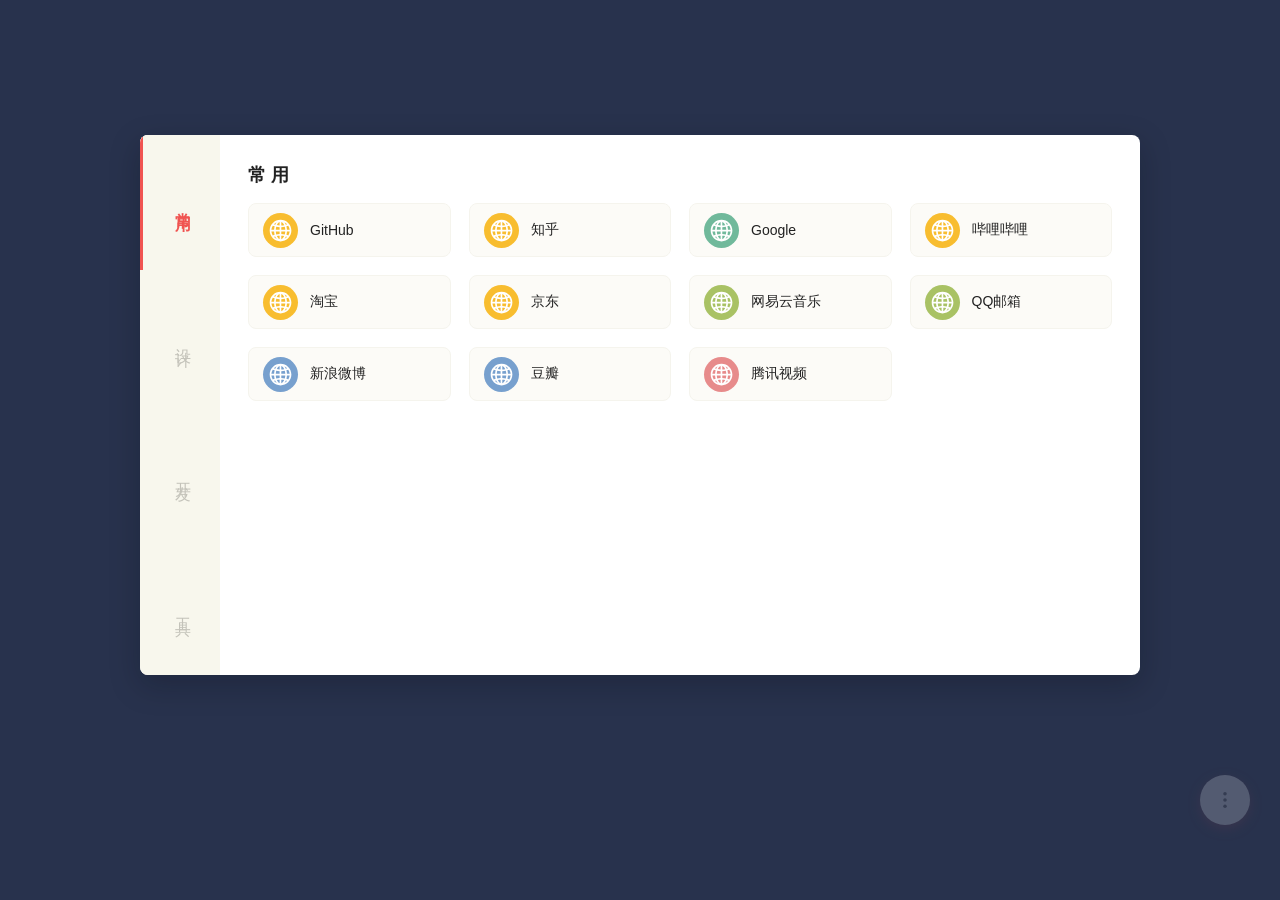
<file: public/index.html>
<!doctype html>
<html lang="zh-CN">

<head>
  <meta charset="utf-8" />
  <meta name="viewport" content="width=device-width,initial-scale=1" />
  <title>简泊导航</title>
  <link rel="stylesheet" href="style.css">
</head>

<body>
  <div id="save-reminder" class="float-banner hidden">
    <span>数据已修改，请下载以免丢失。</span>
    <div>
      <button id="btn-download" class="btn primary">下 载</button>
      <button id="btn-close-reminder" class="btn">✕</button>
    </div>
  </div>

  <div id="edit-banner" class="float-banner edit-banner hidden">
    <span>编辑模式下，可点击卡片进行修改。</span>
    <button id="btn-exit-edit" class="btn">退出编辑</button>
  </div>

  <div class="shell">
    <nav class="nav"></nav>
    <main class="content">
      <div class="content-header" id="content-title"></div>
      <div class="grid" id="grid"></div>
    </main>
  </div>

  <div class="settings-container">
    <div class="settings-btn" id="settings-btn">
      <img src="settings.svg" alt="Settings">
    </div>
    <ul class="settings-menu hidden" id="settings-menu">
      <li id="menu-cat-mgr">分类管理</li>
      <li id="menu-add-site">添加网站</li>
      <li id="menu-edit-site">编辑网站</li>
      <li id="menu-about">关于本站</li>
    </ul>
  </div>

  <div id="modal-overlay" class="modal-overlay hidden">
    <div id="modal-cat" class="modal hidden">
      <h3>分类管理</h3>
      <ul class="cat-list" id="cat-list"></ul>
      <div class="form-group row">
        <input type="text" id="new-cat-name" placeholder="新分类名称">
        <button id="btn-add-cat" class="btn primary">新 增</button>
      </div>
      <div class="modal-actions">
        <button id="btn-clear-all" class="btn danger">清空数据</button>
        <button class="btn close-modal">关 闭</button>
      </div>
    </div>

    <div id="modal-site" class="modal hidden">
      <h3 id="site-modal-title">添加网站</h3>
      <input type="hidden" id="site-edit-old-cat">
      <input type="hidden" id="site-edit-idx">

      <div class="form-group">
        <label>分类</label>
        <select id="site-cat"></select>
      </div>
      <div class="form-group">
        <label>名称</label>
        <input type="text" id="site-name" placeholder="网站名称">
      </div>
      <div class="form-group">
        <label>网址 (URL)</label>
        <input type="text" id="site-url" placeholder="https://...">
      </div>
      <div class="form-group">
        <label>图标 (可选)</label>
        <input type="text" id="site-icon" placeholder="图标网址或留空">
      </div>

      <div class="modal-actions">
        <button id="btn-delete-site" class="btn danger hidden">删除网站</button>
        <div class="action-right">
          <button class="btn close-modal">取 消</button>
          <button id="btn-save-site" class="btn primary">保 存</button>
        </div>
      </div>
    </div>

    <div id="modal-confirm" class="modal hidden">
      <h3>操作确认</h3>
      <p id="confirm-msg">确定要执行此操作吗？</p>
      <div class="confirm-actions">
        <button id="btn-confirm-cancel" class="btn">取 消</button>
        <button id="btn-confirm-ok" class="btn primary">确 定</button>
      </div>
    </div>

    <div id="modal-about" class="modal hidden">
      <h1>简泊导航</h1>
      <p class="about-desc">
        简约可定制的个人导航中心，专为极致简洁爱好者设计。
      </p>
      <div class="about-links">
        <a href="https://github.com/iibob/nav-hub" target="_blank">Github</a>
        <span>|</span>
        <a href="https://github.com/iibob/nav-hub" target="_blank">帮助</a>
        <span>|</span>
        <a href="https://github.com/iibob/nav-hub/issues?q=sort%3Aupdated-desc+is%3Aissue+is%3Aopen" target="_blank">反馈</a>
        <span>|</span>
        <span>v2.0</span>
      </div>
      <div class="modal-actions">
        <button class="btn close-modal">关 闭</button>
      </div>
    </div>
  </div>

  <script src="main.js"></script>
</body>

</html>
</file>
<file: public/style.css>
:root {
  --page-bg: #28324D;
  --content-height: 60vh;
  --content-bg: #FFFFFF;
  --nav-bg: #F8F7ED;
  --nav-text: #C4C3BA;
  --nav-hover-bg: #F3F2E2;
  --nav-hover-text: #28324D;
  --accent: #F05451;
  --tile-bg: #fcfbf7;
  --icon-bg: #e78b8b, #f8bd2f, #a9c264, #70b99b, #77a0ce, #cf8dca;
}

html,
body {
  height: 100%;
}

body {
  margin: 0;
  min-height: 100vh;
  background: var(--page-bg);
  font-family: -apple-system, BlinkMacSystemFont, "Segoe UI", Roboto, "Helvetica Neue", Arial;
  -webkit-font-smoothing: antialiased;
  -moz-osx-font-smoothing: grayscale;
  display: flex;
  align-items: center;
  justify-content: center;
  padding: 40px 20px;
  color: #222;
  box-sizing: border-box;
  transform: translateY(-5%);
}

.shell {
  width: 1000px;
  max-width: 95vw;
  min-height: var(--content-height);
  background: var(--content-bg);
  box-shadow: 0 10px 30px rgba(8, 12, 20, 0.25);
  overflow: hidden;
  display: flex;
  border-radius: 8px;
}

.nav {
  width: 80px;
  background: var(--nav-bg);
  display: flex;
  flex-direction: column;
  position: relative;
}

.nav-item {
  flex: 1;
  display: flex;
  align-items: center;
  justify-content: center;
  padding: 18px 20px 18px 24px;
  box-sizing: border-box;
  font-size: 16px;
  color: var(--nav-text);
  cursor: pointer;
  position: relative;
  user-select: none;
  writing-mode: vertical-lr;
  transition: background 160ms ease, color 160ms ease;
}

.nav-item:not(.active):hover {
  background: var(--nav-hover-bg);
  color: var(--nav-hover-text);
}

.nav-item.active {
  color: var(--accent);
  background: var(--nav-bg);
  font-weight: 600;
}

.nav-item.active::before {
  content: "";
  position: absolute;
  left: 0;
  top: 0;
  bottom: 0;
  width: 3px;
  background: var(--accent);
}

.content {
  flex: 1;
  padding: 28px 28px 36px 28px;
  box-sizing: border-box;
  display: flex;
  flex-direction: column;
  gap: 10px;
  overflow-y: auto;
  max-height: var(--content-height);
  scrollbar-width: none;
  -ms-overflow-style: none;
}

.content::-webkit-scrollbar {
  width: 0;
}

.content-header {
  font-size: 18px;
  color: #222;
  font-weight: 700;
  letter-spacing: 5px;
}

.grid {
  display: grid;
  gap: 18px;
  grid-template-columns: repeat(4, 1fr);
  grid-auto-rows: 54px;
  align-items: stretch;
  margin-top: 6px;
}

.tile {
  background: var(--tile-bg);
  border-radius: 8px;
  border: 1px solid #f5f4ed;
  display: flex;
  align-items: center;
  gap: 12px;
  padding: 10px 14px;
  box-sizing: border-box;
  transition: transform 180ms ease, box-shadow 180ms ease, border 180ms ease;
  cursor: pointer;
  user-select: none;
  min-width: 0;
  text-decoration: none;
}

.tile.dragging {
  opacity: 0.4;
}

.tile .icon {
  width: 35px;
  height: 35px;
  flex: 0 0 35px;
  border-radius: 50%;
  display: inline-flex;
  align-items: center;
  justify-content: center;
  overflow: hidden;
}

.tile .icon img {
  width: 100%;
  height: 100%;
  object-fit: cover;
  display: block;
}

.tile .title {
  font-size: 14px;
  color: #222;
  white-space: nowrap;
  overflow: hidden;
  text-overflow: ellipsis;
  flex: 1;
  min-width: 0;
}

.tile:hover {
  transform: translateY(-4px);
  box-shadow: 0 10px 10px rgba(24, 31, 50, 0.1);
}

.edit-mode-tile {
  border: 1px dashed var(--accent) !important;
  animation: wiggle 2s linear infinite;
}

@keyframes wiggle {

  0%,
  100% {
    transform: rotate(0deg);
  }

  25% {
    transform: rotate(-1deg);
  }

  75% {
    transform: rotate(1deg);
  }
}

.edit-mode-tile:hover {
  background: #feebeb;
  transform: scale(1.02);
}

.settings-container {
  position: fixed;
  bottom: 30px;
  right: 30px;
  z-index: 100;
}

.settings-btn {
  width: 50px;
  height: 50px;
  border-radius: 50%;
  background: #FFFFFF;
  display: flex;
  align-items: center;
  justify-content: center;
  cursor: pointer;
  opacity: 0.2;
  box-shadow: 0 4px 12px rgba(240, 84, 81, 0.4);
  transition: transform 0.2s;
}

.settings-btn img {
  width: 24px;
  height: 24px;
}

.settings-btn:hover {
  opacity: 1;
  transform: scale(1.1);
  background: var(--accent);
}

.settings-btn:hover img {
  filter: brightness(0) invert(1);
}

.settings-menu {
  position: absolute;
  bottom: 60px;
  right: 0;
  background: #fff;
  list-style: none;
  padding: 10px 0;
  margin: 0;
  border-radius: 8px;
  box-shadow: 0 5px 15px rgba(0, 0, 0, 0.2);
  width: 100px;
  transform-origin: bottom right;
}

.settings-menu li {
  padding: 10px 20px;
  font-size: 14px;
  cursor: pointer;
  transition: background 0.2s;
  color: #333;
}

.settings-menu li:hover {
  background: #f0f0f0;
  color: var(--accent);
}

.float-banner {
  position: fixed;
  top: 20px;
  left: 50%;
  transform: translateX(-50%);
  background: #fff;
  padding: 12px 24px;
  border-radius: 30px;
  box-shadow: 0 4px 15px rgba(0, 0, 0, 0.2);
  display: flex;
  align-items: center;
  gap: 15px;
  z-index: 200;
  font-size: 14px;
  color: #333;
  font-weight: bold;
  top: auto !important;
}

.edit-banner {
  background: var(--accent);
  color: white;
}

.modal-overlay {
  position: fixed;
  top: 0;
  left: 0;
  right: 0;
  bottom: 0;
  background: rgba(0, 0, 0, 0.5);
  display: flex;
  align-items: center;
  justify-content: center;
  z-index: 1000;
  backdrop-filter: blur(3px);
}

.modal {
  background: #fff;
  padding: 30px;
  border-radius: 12px;
  width: 400px;
  max-width: 90vw;
  box-shadow: 0 10px 40px rgba(0, 0, 0, 0.3);
}

.modal h1,
.modal h3 {
  margin-top: 0;
  margin-bottom: 20px;
  color: var(--page-bg);
}

.form-group {
  margin-bottom: 15px;
}

.form-group label {
  display: block;
  font-size: 13px;
  color: #666;
  margin-bottom: 5px;
}

.form-group input,
.form-group select {
  width: 100%;
  padding: 10px;
  border: 1px solid #ccc;
  border-radius: 6px;
  box-sizing: border-box;
  font-size: 14px;
}

.form-group.row {
  display: flex;
  gap: 10px;
}

.modal-actions {
  margin-top: 30px;
  width: 100%;
  display: flex;
  gap: 12px;
}

.modal-actions>div {
  display: flex;
  gap: 15px;
}

.action-right {
  margin-left: auto;
}

.btn {
  padding: 8px 16px;
  border: none;
  border-radius: 6px;
  min-width: 80px;
  cursor: pointer;
  font-size: 14px;
  font-weight: bold;
  transition: background 0.2s;
  background: #eee;
  color: #333;
}

.btn:hover {
  background: #ddd;
}

.btn.primary {
  background: var(--accent);
  color: #fff;
}

.btn.primary:hover {
  background: #d94240;
}

.btn.danger {
  background: #fff;
  color: var(--accent);
  border: 1px solid var(--accent);
}

.btn.danger:hover {
  background: var(--accent);
  color: #fff;
}

#btn-clear-all {
  width: 50%;
  padding: 12px;
}

#modal-cat .close-modal {
  width: 50%;
}

.cat-list {
  list-style: none;
  padding: 0;
  margin: 0 0 20px 0;
  max-height: 400px;
  overflow-y: auto;
}

.cat-list li {
  display: flex;
  justify-content: space-between;
  align-items: center;
  padding: 10px;
  border-bottom: 1px solid #eee;
}

.cat-list li:last-child {
  border-bottom: none;
}

.cat-actions button {
  margin-left: 5px;
  cursor: pointer;
  border: 1px solid #ccc;
  background: #fff;
  border-radius: 4px;
  padding: 3px 8px;
}

.cat-actions button.danger {
  background: var(--accent);
  color: #fff;
  border-color: var(--accent);
}

.cat-actions button:disabled {
  opacity: 0.3;
  cursor: not-allowed;
}

.cat-actions button.danger:hover {
  background: #d94240;
  border-color: #d94240;
}

.hidden {
  display: none !important;
}

#btn-add-cat {
  white-space: nowrap;
  flex-shrink: 0;
  min-width: 110px;
}

#save-reminder {
  bottom: 30px;
}

#save-reminder>div {
  display: flex;
  align-items: center;
  gap: 8px;
}

#edit-banner {
  bottom: 90px;
}

.confirm-actions {
  display: flex;
  justify-content: flex-end;
  gap: 15px;
  margin-top: 25px;
}

#btn-close-reminder {
  opacity: 0.3;
  background: transparent;
  min-width: unset;
  width: 36px;
  height: 36px;
  display: flex;
  align-items: center;
  justify-content: center;
}

#btn-close-reminder:hover {
  opacity: 1;
  background: rgba(0, 0, 0, 0.05);
  color: var(--accent);
}

#confirm-msg {
  color: #444;
  font-size: 14px;
  margin: 0 0 20px 0;
}

#modal-confirm {
  width: 320px;
}

.about-desc {
  color: #555;
  font-size: 14px;
  line-height: 1.8;
}

.about-links {
  font-size: 13px;
  color: #888;
  display: flex;
  gap: 16px;
}

.about-links a {
  color: var(--accent);
  text-decoration: none;
}

@media (max-width:900px) {
  body {
    transform: none;
    align-items: flex-start;
    padding: 50px 10px;
  }

  .shell {
    flex-direction: column;
    min-height: var(--content-height);
    height: auto;
  }

  .nav {
    width: 100%;
    height: auto;
    flex-direction: row;
    flex-shrink: 0;
  }

  .nav-item {
    padding: 20px 10px;
    flex: 1;
    text-align: center;
    writing-mode: horizontal-tb;
    font-size: 14px;
  }

  .nav-item.active::before {
    left: 0;
    right: 0;
    top: 0;
    bottom: auto;
    width: 100%;
    height: 3px;
  }

  .content {
    padding: 15px;
    max-height: calc(90vh - 60px);
    min-height: 0;
    overflow-y: auto;
    flex: 1;
  }

  .content-header {
    display: none;
  }

  .grid {
    grid-template-columns: repeat(3, 1fr);
    gap: 12px;
    margin-top: 0;
  }

  .float-banner {
    width: 90%;
    flex-direction: column;
    text-align: center;
  }
}
</file>
